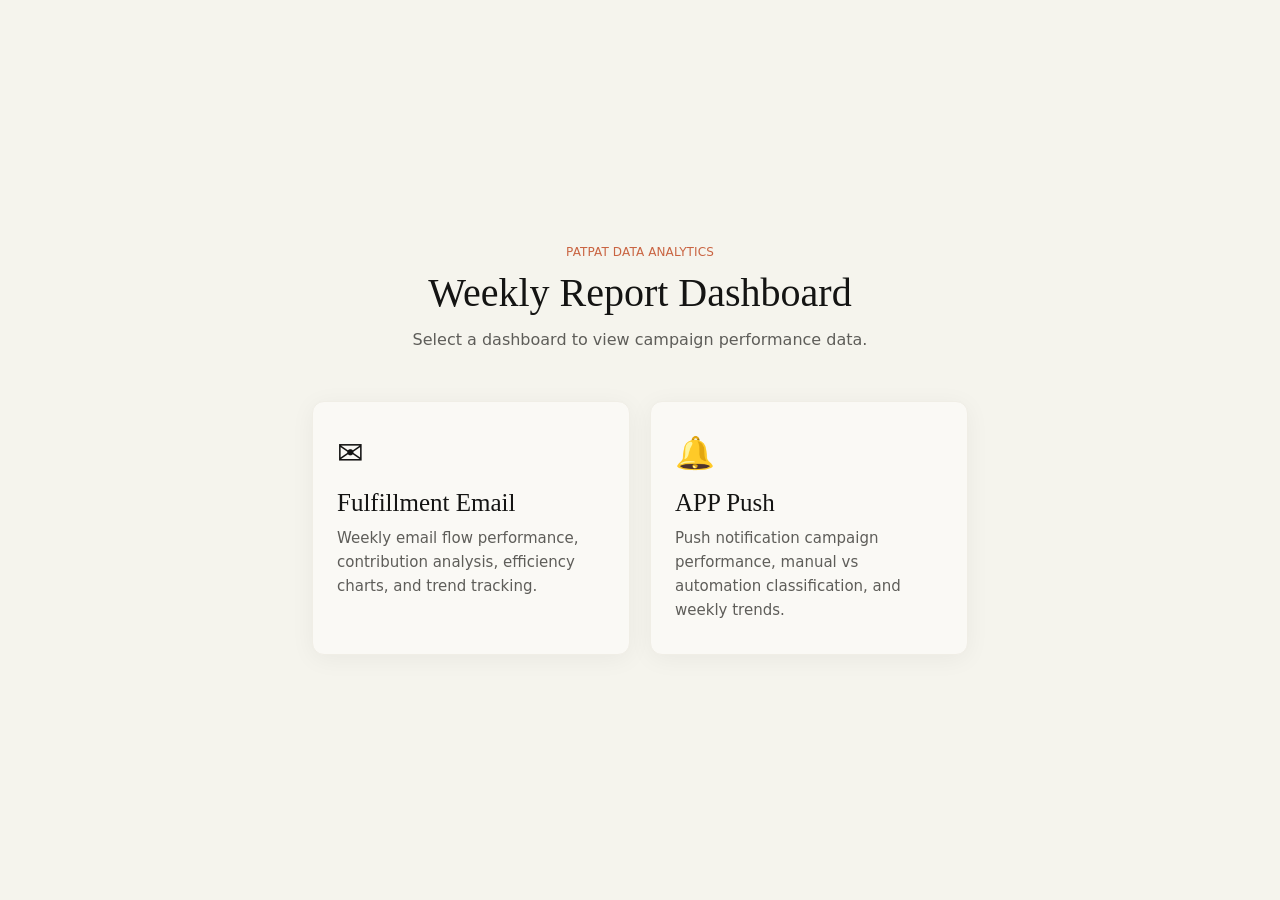
<file: index.html>
<!DOCTYPE html>
<html lang="en">
<head>
  <meta charset="UTF-8" />
  <meta name="viewport" content="width=device-width, initial-scale=1.0" />
  <title>PatPat Weekly Report</title>
  <style>
    *, *::before, *::after { box-sizing: border-box; margin: 0; padding: 0; }

    body {
      font-family: system-ui, -apple-system, "Segoe UI", Roboto, "Helvetica Neue", Arial, sans-serif;
      background: #f5f4ed;
      color: #141413;
      min-height: 100vh;
      display: flex;
      align-items: center;
      justify-content: center;
      -webkit-font-smoothing: antialiased;
    }

    .landing {
      max-width: 720px;
      width: 100%;
      padding: 2rem;
    }

    .landing-header {
      text-align: center;
      margin-bottom: 3rem;
    }

    .landing-eyebrow {
      font-size: 12px;
      font-weight: 500;
      text-transform: uppercase;
      letter-spacing: 0.12px;
      color: #c96442;
      margin-bottom: 0.75rem;
    }

    .landing-title {
      font-family: Georgia, "Times New Roman", serif;
      font-size: 40px;
      font-weight: 500;
      line-height: 1.10;
    }

    .landing-sub {
      font-size: 16px;
      color: #5e5d59;
      margin-top: 0.75rem;
      line-height: 1.60;
    }

    .card-grid {
      display: grid;
      grid-template-columns: 1fr 1fr;
      gap: 1.25rem;
    }

    .card-link {
      display: block;
      text-decoration: none;
      color: inherit;
      background: #faf9f5;
      border: 1px solid #f0eee6;
      border-radius: 12px;
      padding: 2rem 1.5rem;
      box-shadow: rgba(0, 0, 0, 0.05) 0px 4px 24px;
      transition: transform 0.2s, box-shadow 0.2s;
    }

    .card-link:hover {
      transform: translateY(-2px);
      box-shadow: rgba(0, 0, 0, 0.1) 0px 8px 32px;
    }

    .card-icon {
      font-size: 2rem;
      margin-bottom: 1rem;
    }

    .card-title {
      font-family: Georgia, "Times New Roman", serif;
      font-size: 25px;
      font-weight: 500;
      margin-bottom: 0.5rem;
      line-height: 1.20;
    }

    .card-desc {
      font-size: 15px;
      color: #5e5d59;
      line-height: 1.60;
    }

    @media (max-width: 520px) {
      .card-grid { grid-template-columns: 1fr; }
      .landing-title { font-size: 32px; }
    }
  </style>
</head>
<body>
  <div class="landing">
    <div class="landing-header">
      <p class="landing-eyebrow">PatPat Data Analytics</p>
      <h1 class="landing-title">Weekly Report Dashboard</h1>
      <p class="landing-sub">Select a dashboard to view campaign performance data.</p>
    </div>

    <div class="card-grid">
      <a class="card-link" href="./fulfillment-email/index.html">
        <div class="card-icon">&#9993;</div>
        <h2 class="card-title">Fulfillment Email</h2>
        <p class="card-desc">Weekly email flow performance, contribution analysis, efficiency charts, and trend tracking.</p>
      </a>

      <a class="card-link" href="./app-push/index.html">
        <div class="card-icon">&#128276;</div>
        <h2 class="card-title">APP Push</h2>
        <p class="card-desc">Push notification campaign performance, manual vs automation classification, and weekly trends.</p>
      </a>
    </div>
  </div>
</body>
</html>
</file>
